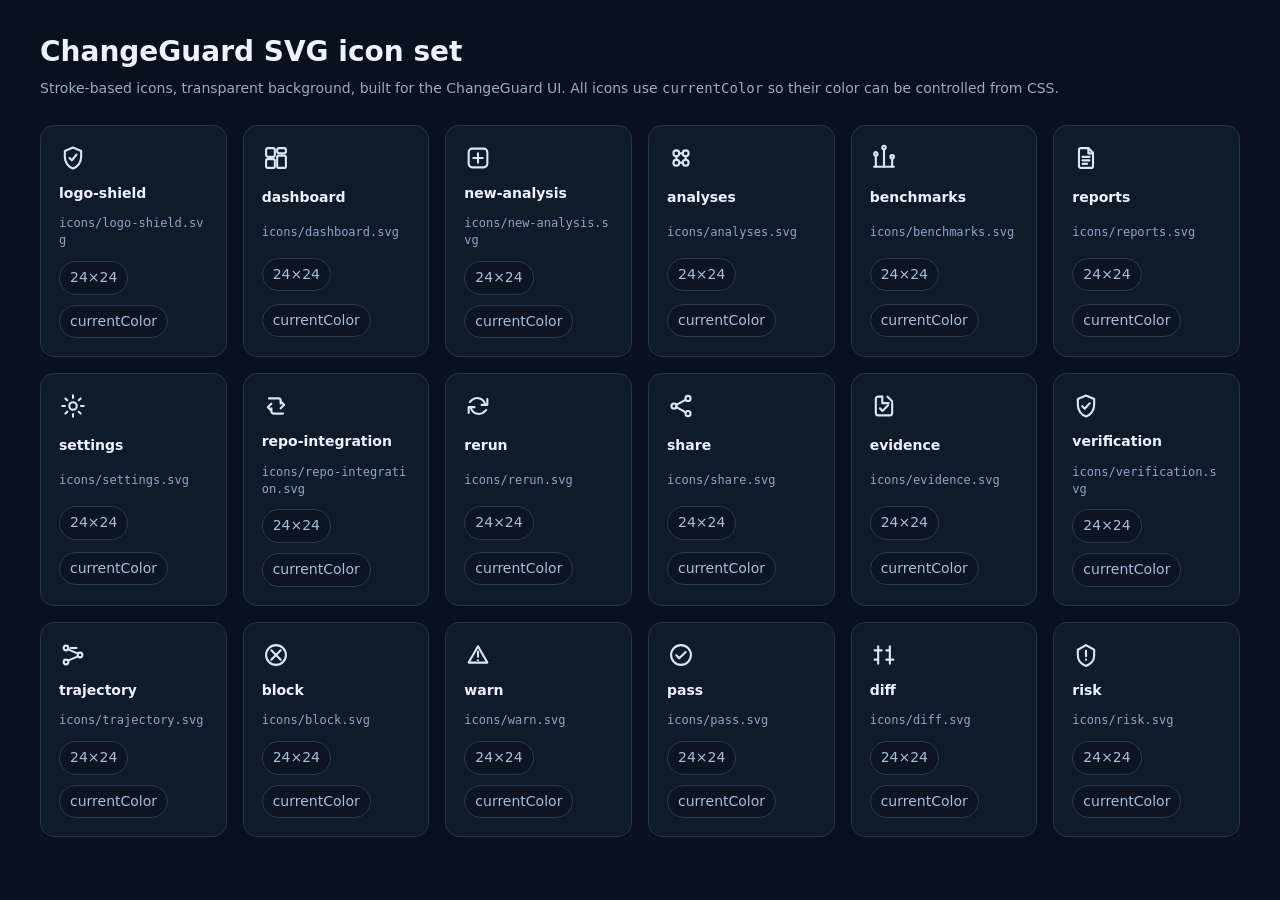
<file: changeguard-svg-icons/preview.html>
<!doctype html>
<html lang="ru">
<head>
<meta charset="utf-8"/>
<meta name="viewport" content="width=device-width,initial-scale=1"/>
<title>ChangeGuard SVG Icons</title>
<style>
body{margin:0;background:#09111e;color:#eef3fb;font:14px/1.4 Inter,system-ui,sans-serif}
.wrap{max-width:1200px;margin:0 auto;padding:32px}
h1{margin:0 0 8px;font-size:28px}p{color:#9aabc0;margin:0 0 26px}
.grid{display:grid;grid-template-columns:repeat(auto-fill,minmax(170px,1fr));gap:16px}
.card{background:#101b2a;border:1px solid #24354a;border-radius:14px;padding:18px;display:grid;gap:12px}
.icon{width:28px;height:28px;color:#dce6f6}
.name{font-weight:700}.code{font-family:ui-monospace,SFMono-Regular,Consolas,monospace;color:#8fa4c0;font-size:12px;word-break:break-all}
.demo{display:flex;gap:10px;align-items:center;flex-wrap:wrap}
.chip{border:1px solid #2a3a50;border-radius:999px;padding:6px 10px;color:#a8bdd7;background:#0d1522}
</style>
</head>
<body>
<div class="wrap">
<h1>ChangeGuard SVG icon set</h1>
<p>Stroke-based icons, transparent background, built for the ChangeGuard UI. All icons use <code>currentColor</code> so their color can be controlled from CSS.</p>
<div class="grid">
<div class="card"><svg class="icon"><use href="sprite.svg#logo-shield"></use></svg><div class="name">logo-shield</div><div class="code">icons/logo-shield.svg</div><div class="demo"><span class="chip">24×24</span><span class="chip">currentColor</span></div></div>
<div class="card"><svg class="icon"><use href="sprite.svg#dashboard"></use></svg><div class="name">dashboard</div><div class="code">icons/dashboard.svg</div><div class="demo"><span class="chip">24×24</span><span class="chip">currentColor</span></div></div>
<div class="card"><svg class="icon"><use href="sprite.svg#new-analysis"></use></svg><div class="name">new-analysis</div><div class="code">icons/new-analysis.svg</div><div class="demo"><span class="chip">24×24</span><span class="chip">currentColor</span></div></div>
<div class="card"><svg class="icon"><use href="sprite.svg#analyses"></use></svg><div class="name">analyses</div><div class="code">icons/analyses.svg</div><div class="demo"><span class="chip">24×24</span><span class="chip">currentColor</span></div></div>
<div class="card"><svg class="icon"><use href="sprite.svg#benchmarks"></use></svg><div class="name">benchmarks</div><div class="code">icons/benchmarks.svg</div><div class="demo"><span class="chip">24×24</span><span class="chip">currentColor</span></div></div>
<div class="card"><svg class="icon"><use href="sprite.svg#reports"></use></svg><div class="name">reports</div><div class="code">icons/reports.svg</div><div class="demo"><span class="chip">24×24</span><span class="chip">currentColor</span></div></div>
<div class="card"><svg class="icon"><use href="sprite.svg#settings"></use></svg><div class="name">settings</div><div class="code">icons/settings.svg</div><div class="demo"><span class="chip">24×24</span><span class="chip">currentColor</span></div></div>
<div class="card"><svg class="icon"><use href="sprite.svg#repo-integration"></use></svg><div class="name">repo-integration</div><div class="code">icons/repo-integration.svg</div><div class="demo"><span class="chip">24×24</span><span class="chip">currentColor</span></div></div>
<div class="card"><svg class="icon"><use href="sprite.svg#rerun"></use></svg><div class="name">rerun</div><div class="code">icons/rerun.svg</div><div class="demo"><span class="chip">24×24</span><span class="chip">currentColor</span></div></div>
<div class="card"><svg class="icon"><use href="sprite.svg#share"></use></svg><div class="name">share</div><div class="code">icons/share.svg</div><div class="demo"><span class="chip">24×24</span><span class="chip">currentColor</span></div></div>
<div class="card"><svg class="icon"><use href="sprite.svg#evidence"></use></svg><div class="name">evidence</div><div class="code">icons/evidence.svg</div><div class="demo"><span class="chip">24×24</span><span class="chip">currentColor</span></div></div>
<div class="card"><svg class="icon"><use href="sprite.svg#verification"></use></svg><div class="name">verification</div><div class="code">icons/verification.svg</div><div class="demo"><span class="chip">24×24</span><span class="chip">currentColor</span></div></div>
<div class="card"><svg class="icon"><use href="sprite.svg#trajectory"></use></svg><div class="name">trajectory</div><div class="code">icons/trajectory.svg</div><div class="demo"><span class="chip">24×24</span><span class="chip">currentColor</span></div></div>
<div class="card"><svg class="icon"><use href="sprite.svg#block"></use></svg><div class="name">block</div><div class="code">icons/block.svg</div><div class="demo"><span class="chip">24×24</span><span class="chip">currentColor</span></div></div>
<div class="card"><svg class="icon"><use href="sprite.svg#warn"></use></svg><div class="name">warn</div><div class="code">icons/warn.svg</div><div class="demo"><span class="chip">24×24</span><span class="chip">currentColor</span></div></div>
<div class="card"><svg class="icon"><use href="sprite.svg#pass"></use></svg><div class="name">pass</div><div class="code">icons/pass.svg</div><div class="demo"><span class="chip">24×24</span><span class="chip">currentColor</span></div></div>
<div class="card"><svg class="icon"><use href="sprite.svg#diff"></use></svg><div class="name">diff</div><div class="code">icons/diff.svg</div><div class="demo"><span class="chip">24×24</span><span class="chip">currentColor</span></div></div>
<div class="card"><svg class="icon"><use href="sprite.svg#risk"></use></svg><div class="name">risk</div><div class="code">icons/risk.svg</div><div class="demo"><span class="chip">24×24</span><span class="chip">currentColor</span></div></div>
</div></div></body></html>
</file>
